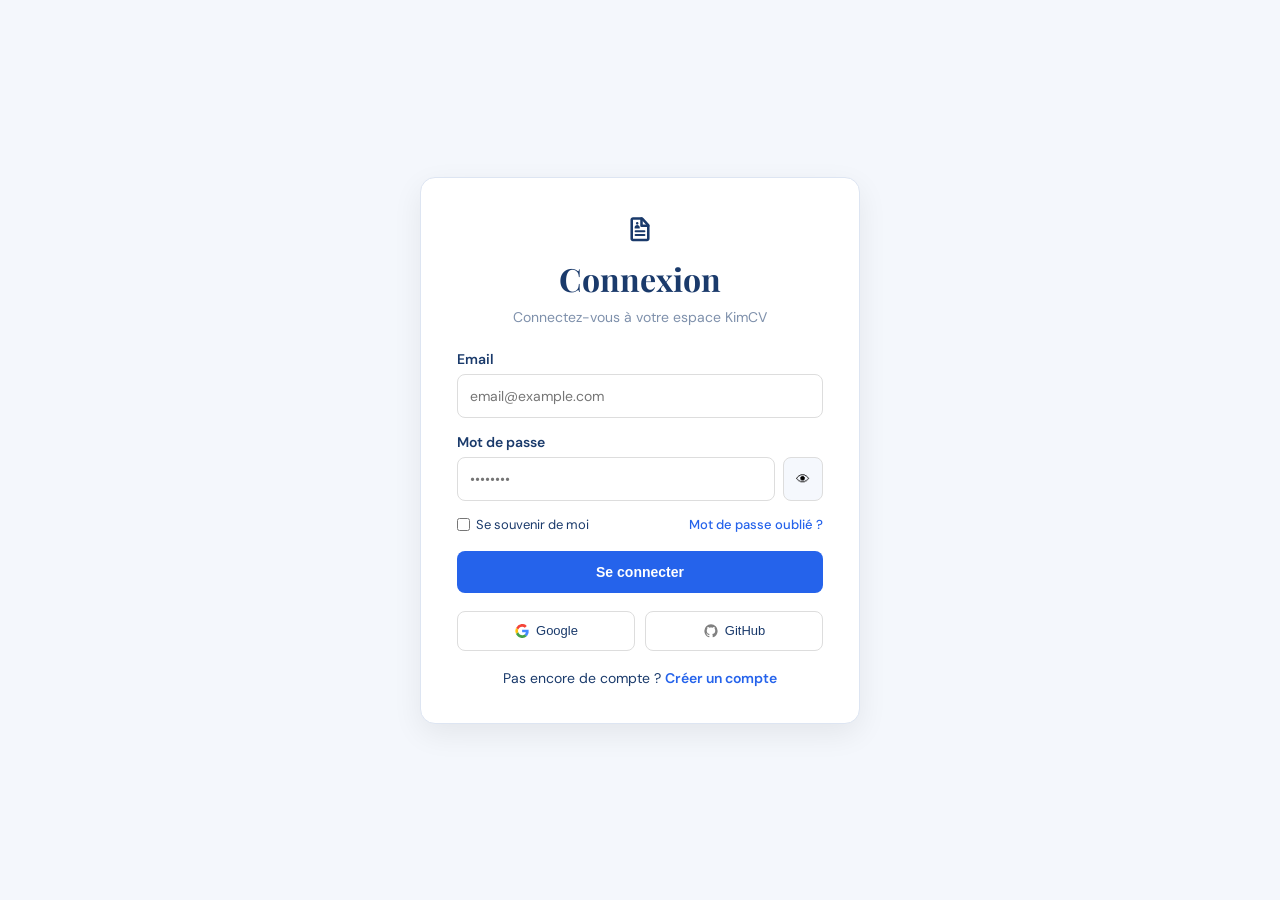
<file: index.html>
<!DOCTYPE html>
<html lang="fr">
<head>
  <meta charset="UTF-8">
  <meta name="viewport" content="width=device-width, initial-scale=1.0">
  <title>KimCV</title>
  <link rel="preconnect" href="https://fonts.googleapis.com">
  <link href="https://fonts.googleapis.com/css2?family=Playfair+Display:wght@600;700&family=DM+Sans:wght@400;500;600&family=Poppins:wght@400;600&display=swap" rel="stylesheet">
  <style>
    /* ── RESET & BASE ── */
    *, *::before, *::after { box-sizing: border-box; margin: 0; padding: 0; }
    body { font-family: 'DM Sans', sans-serif; background: #F5F8FD; color: #0F1E3C; min-height: 100vh; }
    .serif { font-family: 'Playfair Display', serif; }

    /* ── UTILITAIRES ── */
    .btn-dark  { background:#1A3A6B;color:#fff;border:none;padding:10px 20px;border-radius:8px;font-size:13px;font-weight:600;cursor:pointer;display:inline-flex;align-items:center;gap:6px; }
    .btn-dark:hover { background:#14305a; }
    .action-btn { background:#F5F8FD;border:1px solid #DDE5F2;border-radius:7px;padding:6px 12px;font-size:12px;color:#4B5E7A;cursor:pointer;font-family:'DM Sans',sans-serif;font-weight:500; }
    .action-btn:hover { background:#EBF1FB;color:#1A3A6B;border-color:#C2D4F5; }
    .nav-item  { display:flex;align-items:center;gap:10px;padding:10px 14px;border-radius:8px;font-size:13px;font-weight:500;cursor:pointer;color:#6B7E9A;border:none;background:transparent;width:100%;text-align:left; }
    .nav-item.active { background:#EBF1FB;color:#1A3A6B;font-weight:600; }
    .nav-item:hover { background:#F5F8FD; }
    .card { background:#fff;border:1px solid #DDE5F2;border-radius:14px;padding:20px; }
    .stat-card { background:#fff;border:1px solid #DDE5F2;border-radius:14px;padding:20px;display:flex;flex-direction:column;gap:8px; }
    .cv-row { background:#fff;border:1px solid #DDE5F2;border-radius:12px;padding:16px;display:flex;align-items:center;gap:16px;transition:box-shadow 0.2s;cursor:pointer; }
    .cv-row:hover { box-shadow:0 4px 16px rgba(26,58,107,0.1); }
    .badge-pro  { background:#1A3A6B;color:#fff;font-size:10px;font-weight:600;padding:2px 8px;border-radius:4px; }
    .badge-free { background:#E5EAF2;color:#5A6E8A;font-size:10px;padding:2px 8px;border-radius:4px; }
    .score-good { color:#2D9B6F; }
    .score-mid  { color:#E8923A; }
    .score-low  { color:#D94F4F; }

    /* ── AUTH PAGES ── */
    .auth-wrap { display:flex;justify-content:center;align-items:center;min-height:100vh;background:#f4f7fc; }
    .auth-card { width:440px;background:#fff;padding:36px;border-radius:15px;box-shadow:0 10px 30px rgba(0,0,0,.07);border:1px solid #DDE5F2; }
    .auth-logo  { text-align:center;margin-bottom:10px; }
    .auth-title { text-align:center;margin-bottom:8px;color:#1A3A6B; }
    .auth-sub   { text-align:center;color:#1a3a6b90;font-size:14px;margin-bottom:24px; }
    .auth-label { display:block;margin-bottom:6px;font-size:14px;font-weight:600;color:#1A3A6B; }
    .auth-input { width:100%;padding:12px;border:1px solid #ddd;border-radius:8px;font-family:inherit;font-size:14px;outline:none;color:#1A3A6B;transition:border-color .2s; }
    .auth-input:focus { border-color:#2563eb; }
    .auth-group { margin-bottom:15px; }
    .auth-row   { display:flex;gap:10px; }
    .auth-row .auth-group { flex:1; }
    .pw-row     { display:flex;gap:8px; }
    .pw-row input { flex:1; }
    .eye-btn    { padding:12px;border:1px solid #ddd;background:#F5F8FD;border-radius:8px;cursor:pointer;font-size:14px; }
    .eye-btn:hover { background:#EBF1FB; }
    .auth-meta  { display:flex;justify-content:space-between;align-items:center;margin-bottom:18px;font-size:13px; }
    .auth-meta label { display:flex;align-items:center;gap:6px;cursor:pointer;color:#1A3A6B; }
    .auth-meta a { color:#2563eb;text-decoration:none;font-weight:500; }
    .auth-meta a:hover { text-decoration:underline; }
    .auth-btn   { width:100%;border:none;background:#2563eb;color:#fff;padding:13px;border-radius:8px;cursor:pointer;font-weight:700;font-size:14px;transition:background .2s; }
    .auth-btn:hover { background:#1d4ed8; }
    .social-row { margin-top:18px;display:flex;gap:10px; }
    .social-btn { flex:1;padding:11px;border:1px solid #ddd;background:#fff;cursor:pointer;border-radius:8px;font-size:13px;font-weight:500;color:#1A3A6B;display:flex;align-items:center;justify-content:center;gap:6px;transition:background .2s; }
    .social-btn:hover { background:#F5F8FD; }
    .auth-footer { text-align:center;margin-top:18px;font-size:14px;color:#1A3A6B; }
    .auth-footer a { color:#2563eb;font-weight:600;text-decoration:none;cursor:pointer; }
    .auth-footer a:hover { text-decoration:underline; }
    .checkbox-row { display:flex;gap:8px;align-items:center;margin-bottom:18px;font-size:13px;color:#1A3A6B; }
    .checkbox-row input { width:auto; }
    .msg-error   { color:red;font-size:13px;text-align:center;margin-bottom:10px; }
    .msg-success { color:#2D9B6F;font-size:13px;text-align:center;margin-bottom:10px; }

    /* ── DASHBOARD LAYOUT ── */
    .dash-layout { display:grid;grid-template-columns:220px 1fr;min-height:100vh; }
    .sidebar { background:#fff;border-right:1px solid #E5EAF2;padding:20px 14px;display:flex;flex-direction:column;gap:4px;position:sticky;top:0;height:100vh;overflow-y:auto; }
    .main-content { padding:28px 32px;overflow-y:auto; }

    /* ── LOGO SVG ── */
    .logo-svg { display:inline-block; }
  </style>
</head>
<body>

<!-- Conteneur SPA unique -->
<div id="app"></div>

<script>
// ══════════════════════════════════════════════
//  DONNÉES (normalement chargées depuis data.json)
//  Pour fonctionner sans serveur, les données sont
//  embarquées ici — remplacez par fetch('data.json')
//  si vous avez un serveur local.
// ══════════════════════════════════════════════
const DATA_URL = 'data.json';

let appData = null;     // données JSON chargées
let currentUser = null; // utilisateur connecté en session

// ── ICÔNES réutilisables ──
const ICON = {
  logo: `<svg xmlns="http://www.w3.org/2000/svg" width="28" height="28" viewBox="-1 -1 22 20">
    <path d="M-1 -1h22v22H-1z" fill="none"/>
    <g fill="#1a3a6b">
      <path d="M7.8 6.35c.56 0 1.01-.45 1.01-1.01S8.36 4.33 7.8 4.33s-1.01.45-1.01 1.01s.45 1.01 1.01 1.01"/>
      <path fill-rule="evenodd" d="M9.83 8.55c0-1.08-.91-1.86-2.03-1.86s-2.03.78-2.03 1.86v.51c0 .09.04.18.1.24s.15.1.24.1h3.38c.09 0 .18-.04.24-.1s.1-.15.1-.24zM5.75 11.5a.75.75 0 0 1 .75-.75h7a.75.75 0 0 1 0 1.5h-7a.75.75 0 0 1-.75-.75m0 3a.75.75 0 0 1 .75-.75h7a.75.75 0 0 1 0 1.5h-7a.75.75 0 0 1-.75-.75" clip-rule="evenodd"/>
      <path fill-rule="evenodd" d="M2.5 2.5c0-1.102.898-2 2-2h6.69c.562 0 1.092.238 1.465.631l.006.007l4.312 4.702c.359.383.527.884.527 1.36v10.3c0 1.102-.898 2-2 2h-11c-1.102 0-2-.898-2-2zm8.689 0H4.5v15h11V7.192l-4.296-4.685l-.003-.001z" clip-rule="evenodd"/>
      <path fill-rule="evenodd" d="M11.19.5a1 1 0 0 1 1 1v4.7h4.31a1 1 0 1 1 0 2h-5.31a1 1 0 0 1-1-1V1.5a1 1 0 0 1 1-1" clip-rule="evenodd"/>
    </g>
  </svg>`,
  google: `<svg xmlns="http://www.w3.org/2000/svg" width="16" height="16" viewBox="0 0 16 16">
    <g fill="none" fill-rule="evenodd" clip-rule="evenodd">
      <path fill="#f44336" d="M7.209 1.061c.725-.081 1.154-.081 1.933 0a6.57 6.57 0 0 1 3.65 1.82l-1.986 1.93q-1.876-1.59-4.188-.734q-1.696.78-2.362 2.528L2.108 4.947q1.683-3.245 5.26-3.86" opacity="0.987"/>
      <path fill="#ffc107" d="M1.946 4.92a78 78 0 0 0 2.148 1.658A7.6 7.6 0 0 0 4.04 7.99q.037.678.215 1.331L2 11.116Q.527 8.038 1.946 4.92" opacity="0.997"/>
      <path fill="#448aff" d="M12.685 13.29a26 26 0 0 0-2.202-1.74q1.15-.812 1.396-2.228H8.122V6.713q3.25-.027 6.497.055q.616 3.345-1.423 6.032a7 7 0 0 1-.51.49" opacity="0.999"/>
      <path fill="#43a047" d="M4.255 9.322q1.23 3.057 4.51 2.854a3.94 3.94 0 0 0 1.718-.626q1.148.812 2.202 1.74a6.62 6.62 0 0 1-4.027 1.684a6.4 6.4 0 0 1-1.02 0Q3.82 14.524 2 11.116z" opacity="0.993"/>
    </g>
  </svg>`,
  github: `<svg xmlns="http://www.w3.org/2000/svg" width="16" height="16" viewBox="0 0 24 24">
    <path fill="#808080" d="M12 2A10 10 0 0 0 2 12c0 4.42 2.87 8.17 6.84 9.5c.5.08.66-.23.66-.5v-1.69c-2.77.6-3.36-1.34-3.36-1.34c-.46-1.16-1.11-1.47-1.11-1.47c-.91-.62.07-.6.07-.6c1 .07 1.53 1.03 1.53 1.03c.87 1.52 2.34 1.07 2.91.83c.09-.65.35-1.09.63-1.34c-2.22-.25-4.55-1.11-4.55-4.92c0-1.11.38-2 1.03-2.71c-.1-.25-.45-1.29.1-2.64c0 0 .84-.27 2.75 1.02c.79-.22 1.65-.33 2.5-.33s1.71.11 2.5.33c1.91-1.29 2.75-1.02 2.75-1.02c.55 1.35.2 2.39.1 2.64c.65.71 1.03 1.6 1.03 2.71c0 3.82-2.34 4.66-4.57 4.91c.36.31.69.92.69 1.85V21c0 .27.16.59.67.5C19.14 20.16 22 16.42 22 12A10 10 0 0 0 12 2"/>
  </svg>`
};

// ══════════════════════════════════════════════
//  ROUTEUR SPA
// ══════════════════════════════════════════════
function navigate(page) {
  const app = document.getElementById('app');
  app.innerHTML = '';

  if (page === 'connexion')   app.innerHTML = renderConnexion();
  else if (page === 'inscription') app.innerHTML = renderInscription();
  else if (page === 'bord')   app.innerHTML = renderBord();

  attachEvents(page);
}

// ══════════════════════════════════════════════
//  PAGE : CONNEXION
// ══════════════════════════════════════════════
function renderConnexion() {
  return `
  <div class="auth-wrap">
    <div class="auth-card">
      <div class="auth-logo">${ICON.logo}</div>
      <h1 class="auth-title serif">Connexion</h1>
      <p class="auth-sub">Connectez-vous à votre espace KimCV</p>
      <div id="auth-msg"></div>
      <form id="loginForm" autocomplete="off">
        <div class="auth-group">
          <label class="auth-label">Email</label>
          <input type="email" id="login-email" class="auth-input" placeholder="email@example.com" required>
        </div>
        <div class="auth-group">
          <label class="auth-label">Mot de passe</label>
          <div class="pw-row">
            <input type="password" id="login-password" class="auth-input" placeholder="••••••••" required>
            <button type="button" class="eye-btn" id="togglePw">👁</button>
          </div>
        </div>
        <div class="auth-meta">
          <label><input type="checkbox" id="remember"> Se souvenir de moi</label>
          <a href="#">Mot de passe oublié ?</a>
        </div>
        <button type="submit" class="auth-btn">Se connecter</button>
      </form>
      <div class="social-row">
        <button class="social-btn">${ICON.google} Google</button>
        <button class="social-btn">${ICON.github} GitHub</button>
      </div>
      <div class="auth-footer">
        Pas encore de compte ? <a onclick="navigate('inscription')">Créer un compte</a>
      </div>
    </div>
  </div>`;
}

// ══════════════════════════════════════════════
//  PAGE : INSCRIPTION
// ══════════════════════════════════════════════
function renderInscription() {
  return `
  <div class="auth-wrap">
    <div class="auth-card">
      <div class="auth-logo">${ICON.logo}</div>
      <h1 class="auth-title serif">Créer un compte</h1>
      <p class="auth-sub">Rejoignez KimCV gratuitement</p>
      <div id="auth-msg"></div>
      <form id="registerForm" autocomplete="off">
        <div class="auth-row">
          <div class="auth-group">
            <label class="auth-label">Prénom</label>
            <input type="text" id="reg-prenom" class="auth-input" required>
          </div>
          <div class="auth-group">
            <label class="auth-label">Nom</label>
            <input type="text" id="reg-nom" class="auth-input" required>
          </div>
        </div>
        <div class="auth-group">
          <label class="auth-label">Email</label>
          <input type="email" id="reg-email" class="auth-input" required>
        </div>
        <div class="auth-group">
          <label class="auth-label">Mot de passe</label>
          <input type="password" id="reg-password" class="auth-input" required>
        </div>
        <div class="auth-group">
          <label class="auth-label">Confirmer le mot de passe</label>
          <input type="password" id="reg-confirm" class="auth-input" required>
        </div>
        <div class="checkbox-row">
          <input type="checkbox" id="terms" required>
          <label for="terms">J'accepte les <a href="#" style="color:#2563eb;">conditions d'utilisation</a></label>
        </div>
        <button type="submit" class="auth-btn">Créer mon compte</button>
      </form>
      <div class="auth-footer">
        Déjà inscrit ? <a onclick="navigate('connexion')">Se connecter</a>
      </div>
    </div>
  </div>`;
}

// ══════════════════════════════════════════════
//  PAGE : TABLEAU DE BORD
// ══════════════════════════════════════════════
function renderBord() {
  if (!appData || !currentUser) return '<p style="padding:40px;color:red;">Erreur : données non chargées.</p>';

  const u  = currentUser;
  const s  = appData.stats;
  const initiales = (u.prenom[0] + u.nom[0]).toUpperCase();

  // Stat cards
  const statCards = `
    <div style="display:grid;grid-template-columns:repeat(4,1fr);gap:14px;margin-bottom:24px;">
      ${statCard('CV créés',        s.cv_crees,          `${s.cv_gratuits} gratuit · ${s.cv_pro} pro`, 'M14 2H6a2 2 0 0 0-2 2v16a2 2 0 0 0 2 2h12a2 2 0 0 0 2-2V8z')}
      ${statCard('Score moyen',     s.score_moyen,       '↑ ' + s.score_evolution, 'M18 20v-10M12 20v-16M6 20v-6', '#2D9B6F', 'score-good')}
      ${statCard('Lettres générées',s.lettres_generees,  'Via IA', 'M4 4h16c1.1 0 2 .9 2 2v12c0 1.1-.9 2-2 2H4c-1.1 0-2-.9-2-2V6c0-1.1.9-2 2-2z')}
      ${statCard('PDF exportés',    s.pdf_exportes,      'Cette semaine', 'M21 15v4a2 2 0 0 1-2 2H5a2 2 0 0 1-2-2v-4')}
    </div>`;

  // CV rows
  const cvRows = appData.cv.map(cv => {
    const scoreColor = cv.couleur_score === 'good' ? '#2D9B6F' : cv.couleur_score === 'mid' ? '#E8923A' : '#D94F4F';
    const scoreClass = 'score-' + cv.couleur_score;
    const badgeClass = cv.plan === 'pro' ? 'badge-pro' : 'badge-free';
    const barW = cv.score_ats + '%';
    return `
      <div class="cv-row">
        <div style="width:52px;height:68px;background:#F0F4FB;border-radius:4px;border:1px solid #DDE5F2;padding:6px;flex-shrink:0;">
          <div style="background:#1A3A6B;height:4px;border-radius:1px;margin-bottom:4px;"></div>
          <div style="background:#CDD6E8;height:2px;border-radius:1px;margin-bottom:3px;"></div>
          <div style="background:#CDD6E8;height:2px;border-radius:1px;width:70%;margin-bottom:3px;"></div>
          <div style="background:#CDD6E8;height:2px;border-radius:1px;width:80%;"></div>
        </div>
        <div style="flex:1;min-width:0;">
          <div style="display:flex;align-items:center;gap:8px;margin-bottom:3px;">
            <p style="font-size:14px;font-weight:600;color:#0F1E3C;">${cv.titre}</p>
            <span class="${badgeClass}">${cv.template}</span>
          </div>
          <p style="font-size:12px;color:#9AAABE;margin-bottom:8px;">Modifié ${cv.modifie} · Template ${cv.template}</p>
          <div style="display:flex;align-items:center;gap:10px;">
            <span style="font-size:11px;color:#6B7E9A;">Score ATS</span>
            <div style="flex:1;max-width:120px;background:#E5EAF2;height:5px;border-radius:3px;">
              <div style="width:${barW};height:100%;background:${scoreColor};border-radius:3px;"></div>
            </div>
            <span style="font-size:12px;font-weight:700;" class="${scoreClass}">${cv.score_ats}/100</span>
          </div>
        </div>
        <div style="display:flex;gap:6px;flex-shrink:0;">
          <button class="action-btn">Modifier</button>
          <button class="action-btn">PDF</button>
          <button class="action-btn">Dupliquer</button>
          <button style="background:#FEF2F2;border:1px solid #FECACA;border-radius:7px;padding:6px 10px;font-size:12px;color:#D94F4F;cursor:pointer;" title="Supprimer">
            <svg width="12" height="12" viewBox="0 0 24 24" fill="none" stroke="#D94F4F" stroke-width="2"><polyline points="3,6 5,6 21,6"/><path d="M19,6l-1,14H6L5,6"/><path d="M9,6V4h6v2"/></svg>
          </button>
        </div>
      </div>`;
  }).join('');

  // Activités
  const actIcons = {
    edit:   { bg:'#EBF1FB', stroke:'#1A3A6B', d:'M11 4H4a2 2 0 0 0-2 2v14a2 2 0 0 0 2 2h14a2 2 0 0 0 2-2v-7M18.5 2.5a2.121 2.121 0 0 1 3 3L12 15l-4 1 1-4 9.5-9.5z' },
    export: { bg:'#E8F5EF', stroke:'#2D9B6F', d:'M21 15v4a2 2 0 0 1-2 2H5a2 2 0 0 1-2-2v-4M7 10l5 5 5-5M12 15V3' },
    ia:     { bg:'#EBF1FB', stroke:'#1A3A6B', d:'M12 2l3.09 6.26L22 9.27l-5 4.87 1.18 6.88L12 17.77l-6.18 3.25L7 14.14 2 9.27l6.91-1.01z' },
    create: { bg:'#F5F8FD', stroke:'#9AAABE', d:'M14 2H6a2 2 0 0 0-2 2v16a2 2 0 0 0 2 2h12a2 2 0 0 0 2-2V8z' }
  };

  const activiteRows = appData.activites.map(a => {
    const ic = actIcons[a.type] || actIcons.create;
    return `
      <div style="display:flex;align-items:flex-start;gap:10px;">
        <div style="width:28px;height:28px;background:${ic.bg};border-radius:8px;display:flex;align-items:center;justify-content:center;flex-shrink:0;margin-top:1px;">
          <svg width="13" height="13" viewBox="0 0 24 24" fill="none" stroke="${ic.stroke}" stroke-width="2"><path d="${ic.d}"/></svg>
        </div>
        <div>
          <p style="font-size:12px;font-weight:600;color:#0F1E3C;">${a.texte}</p>
          <p style="font-size:11px;color:#9AAABE;">${a.date}</p>
        </div>
      </div>`;
  }).join('');

  // Lettres
  const lettreRows = appData.lettres.map(l => `
    <div style="background:#F5F8FD;border:1px solid #DDE5F2;border-radius:10px;padding:12px;display:flex;align-items:center;gap:10px;">
      <div style="width:36px;height:36px;background:#EBF1FB;border-radius:8px;display:flex;align-items:center;justify-content:center;flex-shrink:0;">
        <svg width="16" height="16" viewBox="0 0 24 24" fill="none" stroke="#1A3A6B" stroke-width="2"><path d="M4 4h16c1.1 0 2 .9 2 2v12c0 1.1-.9 2-2 2H4c-1.1 0-2-.9-2-2V6c0-1.1.9-2 2-2z"/><polyline points="22,6 12,13 2,6"/></svg>
      </div>
      <div style="flex:1;min-width:0;">
        <p style="font-size:13px;font-weight:600;color:#0F1E3C;white-space:nowrap;overflow:hidden;text-overflow:ellipsis;">${l.titre}</p>
        <p style="font-size:11px;color:#9AAABE;">${l.source} · ${l.date}</p>
      </div>
      <div style="display:flex;gap:5px;">
        <button class="action-btn" style="padding:5px 10px;font-size:11px;">Voir</button>
        <button class="action-btn" style="padding:5px 10px;font-size:11px;">PDF</button>
      </div>
    </div>`).join('');

  return `
  <div class="dash-layout">
    <!-- SIDEBAR -->
    <div class="sidebar">
      <div style="display:flex;align-items:center;gap:8px;padding:0 8px;margin-bottom:20px;">
        <div style="width:30px;height:30px;background:#1A3A6B;border-radius:8px;display:flex;align-items:center;justify-content:center;">
          <svg width="15" height="15" viewBox="0 0 24 24" fill="none" stroke="#fff" stroke-width="2.5"><path d="M14 2H6a2 2 0 0 0-2 2v16a2 2 0 0 0 2 2h12a2 2 0 0 0 2-2V8z"/><polyline points="14,2 14,8 20,8"/><line x1="16" y1="13" x2="8" y2="13"/><line x1="16" y1="17" x2="8" y2="17"/></svg>
        </div>
        <span class="serif" style="font-size:16px;font-weight:700;color:#1A3A6B;">KimCV</span>
      </div>

      <!-- USER PILL -->
      <div style="background:#F5F8FD;border-radius:10px;padding:12px;margin-bottom:16px;display:flex;align-items:center;gap:10px;">
        <div style="width:36px;height:36px;border-radius:50%;background:#1A3A6B;display:flex;align-items:center;justify-content:center;flex-shrink:0;">
          <span style="font-size:13px;font-weight:700;color:#fff;">${initiales}</span>
        </div>
        <div style="flex:1;min-width:0;">
          <p style="font-size:13px;font-weight:600;color:#0F1E3C;white-space:nowrap;overflow:hidden;text-overflow:ellipsis;">${u.prenom} ${u.nom}</p>
          <span style="font-size:10px;background:#E5EAF2;color:#5A6E8A;padding:1px 7px;border-radius:3px;font-weight:500;">${u.plan}</span>
        </div>
      </div>

      <p style="font-size:10px;font-weight:700;color:#9AAABE;letter-spacing:2px;text-transform:uppercase;padding:0 8px;margin-bottom:6px;">Menu</p>

      <button class="nav-item active">
        <svg width="16" height="16" viewBox="0 0 24 24" fill="#1A3A6B"><path d="M10 20v-6h4v6h5v-8h3L12 3 2 12h3v8z"/></svg>
        Tableau de bord
      </button>
      <button class="nav-item">
        <svg width="16" height="16" viewBox="0 0 24 24" fill="none" stroke="#6B7E9A" stroke-width="2"><path d="M14 2H6a2 2 0 0 0-2 2v16a2 2 0 0 0 2 2h12a2 2 0 0 0 2-2V8z"/><polyline points="14,2 14,8 20,8"/></svg>
        Mes CV
        <span style="margin-left:auto;background:#EBF1FB;color:#1A3A6B;font-size:10px;font-weight:700;padding:1px 7px;border-radius:10px;">${appData.cv.length}</span>
      </button>
      <button class="nav-item">
        <svg width="16" height="16" viewBox="0 0 24 24" fill="none" stroke="#6B7E9A" stroke-width="2"><path d="M4 4h16c1.1 0 2 .9 2 2v12c0 1.1-.9 2-2 2H4c-1.1 0-2-.9-2-2V6c0-1.1.9-2 2-2z"/><polyline points="22,6 12,13 2,6"/></svg>
        Mes lettres
        <span style="margin-left:auto;background:#EBF1FB;color:#1A3A6B;font-size:10px;font-weight:700;padding:1px 7px;border-radius:10px;">${appData.lettres.length}</span>
      </button>
      <button class="nav-item">
        <svg width="16" height="16" viewBox="0 0 24 24" fill="none" stroke="#6B7E9A" stroke-width="2"><rect x="3" y="3" width="7" height="7"/><rect x="14" y="3" width="7" height="7"/><rect x="3" y="14" width="7" height="7"/><rect x="14" y="14" width="7" height="7"/></svg>
        Templates
      </button>
      <button class="nav-item">
        <svg width="16" height="16" viewBox="0 0 24 24" fill="none" stroke="#6B7E9A" stroke-width="2"><line x1="18" y1="20" x2="18" y2="10"/><line x1="12" y1="20" x2="12" y2="4"/><line x1="6" y1="20" x2="6" y2="14"/></svg>
        Statistiques
      </button>

      <div style="border-top:1px solid #E5EAF2;margin:12px 0;"></div>

      <button class="nav-item">
        <svg width="16" height="16" viewBox="0 0 24 24" fill="none" stroke="#6B7E9A" stroke-width="2"><circle cx="12" cy="8" r="4"/><path d="M4 20c0-4 3.6-7 8-7s8 3 8 7"/></svg>
        Mon profil
      </button>
      <button class="nav-item">
        <svg width="16" height="16" viewBox="0 0 24 24" fill="none" stroke="#6B7E9A" stroke-width="2"><circle cx="12" cy="12" r="3"/><path d="M19.4 15a1.65 1.65 0 0 0 .33 1.82l.06.06a2 2 0 0 1-2.83 2.83l-.06-.06a1.65 1.65 0 0 0-1.82-.33 1.65 1.65 0 0 0-1 1.51V21a2 2 0 0 1-4 0v-.09A1.65 1.65 0 0 0 9 19.4a1.65 1.65 0 0 0-1.82.33l-.06.06a2 2 0 0 1-2.83-2.83l.06-.06A1.65 1.65 0 0 0 4.68 15a1.65 1.65 0 0 0-1.51-1H3a2 2 0 0 1 0-4h.09A1.65 1.65 0 0 0 4.6 9a1.65 1.65 0 0 0-.33-1.82l-.06-.06a2 2 0 0 1 2.83-2.83l.06.06A1.65 1.65 0 0 0 9 4.68a1.65 1.65 0 0 0 1-1.51V3a2 2 0 0 1 4 0v.09a1.65 1.65 0 0 0 1 1.51 1.65 1.65 0 0 0 1.82-.33l.06-.06a2 2 0 0 1 2.83 2.83l-.06.06A1.65 1.65 0 0 0 19.4 9a1.65 1.65 0 0 0 1.51 1H21a2 2 0 0 1 0 4h-.09a1.65 1.65 0 0 0-1.51 1z"/></svg>
        Paramètres
      </button>

      <!-- DÉCONNEXION -->
      <button class="nav-item" id="btn-logout" style="margin-top:8px;">
        <svg width="16" height="16" viewBox="0 0 24 24" fill="none" stroke="#D94F4F" stroke-width="2"><path d="M9 21H5a2 2 0 0 1-2-2V5a2 2 0 0 1 2-2h4M16 17l5-5-5-5M21 12H9"/></svg>
        <span style="color:#D94F4F;">Déconnexion</span>
      </button>

      <!-- UPGRADE -->
      <div style="margin-top:auto;background:linear-gradient(135deg,#1A3A6B,#2563EB);border-radius:12px;padding:16px;">
        <p style="font-size:13px;font-weight:700;color:#fff;margin-bottom:4px;">Passez à Pro</p>
        <p style="font-size:11px;color:#B0C4DE;margin-bottom:12px;line-height:1.5;">Templates premium, IA illimitée, PDF sans filigrane.</p>
        <button style="background:#fff;color:#1A3A6B;border:none;padding:8px;border-radius:7px;font-size:12px;font-weight:700;cursor:pointer;width:100%;">Voir les offres →</button>
      </div>
    </div>

    <!-- MAIN -->
    <div class="main-content">
      <div style="display:flex;align-items:center;justify-content:space-between;margin-bottom:28px;">
        <div>
          <h1 class="serif" style="font-size:26px;font-weight:700;color:#0F1E3C;margin-bottom:4px;">Bonjour, ${u.prenom} 👋</h1>
          <p style="font-size:13px;color:#6B7E9A;">Voici un aperçu de votre activité KimCV.</p>
        </div>
        <div style="display:flex;gap:10px;align-items:center;">
          <div style="background:#fff;border:1px solid #DDE5F2;border-radius:8px;padding:9px 14px;display:flex;align-items:center;gap:8px;">
            <svg width="14" height="14" viewBox="0 0 24 24" fill="none" stroke="#9AAABE" stroke-width="2"><circle cx="11" cy="11" r="8"/><line x1="21" y1="21" x2="16.65" y2="16.65"/></svg>
            <span style="font-size:13px;color:#9AAABE;">Rechercher...</span>
          </div>
          <button class="btn-dark">
            <svg width="14" height="14" viewBox="0 0 24 24" fill="none" stroke="#fff" stroke-width="2.5"><line x1="12" y1="5" x2="12" y2="19"/><line x1="5" y1="12" x2="19" y2="12"/></svg>
            Nouveau CV
          </button>
        </div>
      </div>

      ${statCards}

      <div style="display:grid;grid-template-columns:1fr 300px;gap:16px;margin-bottom:16px;">
        <!-- MES CV -->
        <div class="card">
          <div style="display:flex;align-items:center;justify-content:space-between;margin-bottom:16px;">
            <h2 class="serif" style="font-size:18px;font-weight:700;color:#0F1E3C;">Mes CV</h2>
            <div style="display:flex;gap:8px;">
              <button class="action-btn">Tout voir</button>
              <button class="btn-dark" style="padding:8px 14px;font-size:12px;">
                <svg width="12" height="12" viewBox="0 0 24 24" fill="none" stroke="#fff" stroke-width="2.5"><line x1="12" y1="5" x2="12" y2="19"/><line x1="5" y1="12" x2="19" y2="12"/></svg>
                Nouveau
              </button>
            </div>
          </div>
          <div style="display:flex;flex-direction:column;gap:10px;">
            ${cvRows}
            <div style="border:1.5px dashed #C2D4F5;border-radius:12px;padding:16px;text-align:center;cursor:pointer;background:#F8FAFD;">
              <p style="font-size:13px;color:#9AAABE;display:flex;align-items:center;justify-content:center;gap:6px;">
                <svg width="14" height="14" viewBox="0 0 24 24" fill="none" stroke="#9AAABE" stroke-width="2"><line x1="12" y1="5" x2="12" y2="19"/><line x1="5" y1="12" x2="19" y2="12"/></svg>
                Créer un nouveau CV
              </p>
            </div>
          </div>
        </div>

        <!-- COLONNE DROITE -->
        <div style="display:flex;flex-direction:column;gap:14px;">
          <div class="card">
            <div style="display:flex;align-items:center;justify-content:space-between;margin-bottom:14px;">
              <h2 class="serif" style="font-size:16px;font-weight:700;color:#0F1E3C;">Mes Lettres</h2>
              <button class="action-btn">+ Nouvelle</button>
            </div>
            ${lettreRows}
          </div>
          <div class="card">
            <h2 class="serif" style="font-size:16px;font-weight:700;color:#0F1E3C;margin-bottom:14px;">Activité récente</h2>
            <div style="display:flex;flex-direction:column;gap:12px;">${activiteRows}</div>
          </div>
        </div>
      </div>
    </div>
  </div>`;
}

// ── Composant stat-card ──
function statCard(label, value, sub, iconD, valueColor = '#1A3A6B', valueClass = '') {
  return `
    <div class="stat-card">
      <div style="display:flex;align-items:center;justify-content:space-between;">
        <span style="font-size:12px;color:#6B7E9A;font-weight:500;">${label}</span>
        <div style="width:32px;height:32px;background:#EBF1FB;border-radius:8px;display:flex;align-items:center;justify-content:center;">
          <svg width="15" height="15" viewBox="0 0 24 24" fill="none" stroke="#1A3A6B" stroke-width="2"><path d="${iconD}"/></svg>
        </div>
      </div>
      <p class="serif ${valueClass}" style="font-size:32px;font-weight:700;color:${valueColor};">${value}</p>
      <p style="font-size:11px;color:#9AAABE;">${sub}</p>
    </div>`;
}

// ══════════════════════════════════════════════
//  ATTACHER LES ÉVÉNEMENTS après rendu
// ══════════════════════════════════════════════
function attachEvents(page) {
  if (page === 'connexion') {
    // Œil toggle
    document.getElementById('togglePw').addEventListener('click', function() {
      const pw = document.getElementById('login-password');
      pw.type = pw.type === 'password' ? 'text' : 'password';
      this.textContent = pw.type === 'password' ? '👁' : '🙈';
    });

    // Soumission connexion
    document.getElementById('loginForm').addEventListener('submit', function(e) {
      e.preventDefault();
      const email = document.getElementById('login-email').value.trim();
      const mdp   = document.getElementById('login-password').value;
      const msg   = document.getElementById('auth-msg');

      const compte = appData.comptes_demo.find(c => c.email === email && c.motdepasse === mdp);
      if (compte) {
        currentUser = {
          prenom: compte.prenom,
          nom: compte.nom,
          email: compte.email,
          plan: appData.utilisateur.plan
        };
        navigate('bord');
      } else {
        msg.innerHTML = '<p class="msg-error">Email ou mot de passe incorrect.</p>';
      }
    });
  }

  if (page === 'inscription') {
    document.getElementById('registerForm').addEventListener('submit', function(e) {
      e.preventDefault();
      const prenom  = document.getElementById('reg-prenom').value.trim();
      const nom     = document.getElementById('reg-nom').value.trim();
      const email   = document.getElementById('reg-email').value.trim();
      const pw      = document.getElementById('reg-password').value;
      const confirm = document.getElementById('reg-confirm').value;
      const msg     = document.getElementById('auth-msg');

      if (pw !== confirm) {
        msg.innerHTML = '<p class="msg-error">Les mots de passe ne correspondent pas.</p>';
        return;
      }
      if (pw.length < 4) {
        msg.innerHTML = '<p class="msg-error">Le mot de passe doit contenir au moins 4 caractères.</p>';
        return;
      }

      // Enregistrement local dans appData
      appData.comptes_demo.push({ email, motdepasse: pw, prenom, nom });
      currentUser = { prenom, nom, email, plan: 'Gratuit' };
      msg.innerHTML = '<p class="msg-success">Compte créé ! Redirection...</p>';
      setTimeout(() => navigate('bord'), 800);
    });
  }

  if (page === 'bord') {
    const btnLogout = document.getElementById('btn-logout');
    if (btnLogout) {
      btnLogout.addEventListener('click', () => {
        currentUser = null;
        navigate('connexion');
      });
    }
  }
}

// ══════════════════════════════════════════════
//  INITIALISATION — chargement du JSON
// ══════════════════════════════════════════════
async function init() {
  try {
    const res = await fetch(DATA_URL);
    if (!res.ok) throw new Error('data.json introuvable');
    appData = await res.json();
  } catch(err) {
    // Données de secours (si ouvert sans serveur)
    console.warn('Chargement data.json échoué, utilisation des données de secours.', err);
    appData = {
      utilisateur: { prenom:"Moussa", nom:"Diallo", email:"moussa@kimcv.com", plan:"Gratuit" },
      stats: { cv_crees:2, cv_gratuits:1, cv_pro:1, score_moyen:74, score_evolution:"+12 ce mois", lettres_generees:1, pdf_exportes:5 },
      cv: [
        { id:1, titre:"CV Développeur Web", template:"Corporate", plan:"pro", modifie:"Il y a 2 jours", score_ats:82, couleur_score:"good" },
        { id:2, titre:"CV Chef de Projet",  template:"Moderne",   plan:"free", modifie:"Il y a 1 semaine", score_ats:65, couleur_score:"mid" }
      ],
      lettres: [{ id:1, titre:"Candidature Développeur", source:"Générée par IA", date:"3 jours" }],
      activites: [
        { id:1, texte:"CV Développeur Web modifié", date:"Il y a 2 jours", type:"edit" },
        { id:2, texte:"PDF exporté avec succès", date:"Il y a 3 jours", type:"export" },
        { id:3, texte:"Lettre générée par IA", date:"Il y a 3 jours", type:"ia" },
        { id:4, texte:"CV Chef de Projet créé", date:"Il y a 1 semaine", type:"create" }
      ],
      comptes_demo: [
        { email:"moussa@kimcv.com", motdepasse:"1234", prenom:"Moussa", nom:"Diallo" },
        { email:"test@kimcv.com",   motdepasse:"test", prenom:"Marie", nom:"Dupont" }
      ]
    };
  }
  navigate('connexion');
}

init();
</script>
</body>
</html>
</file>
